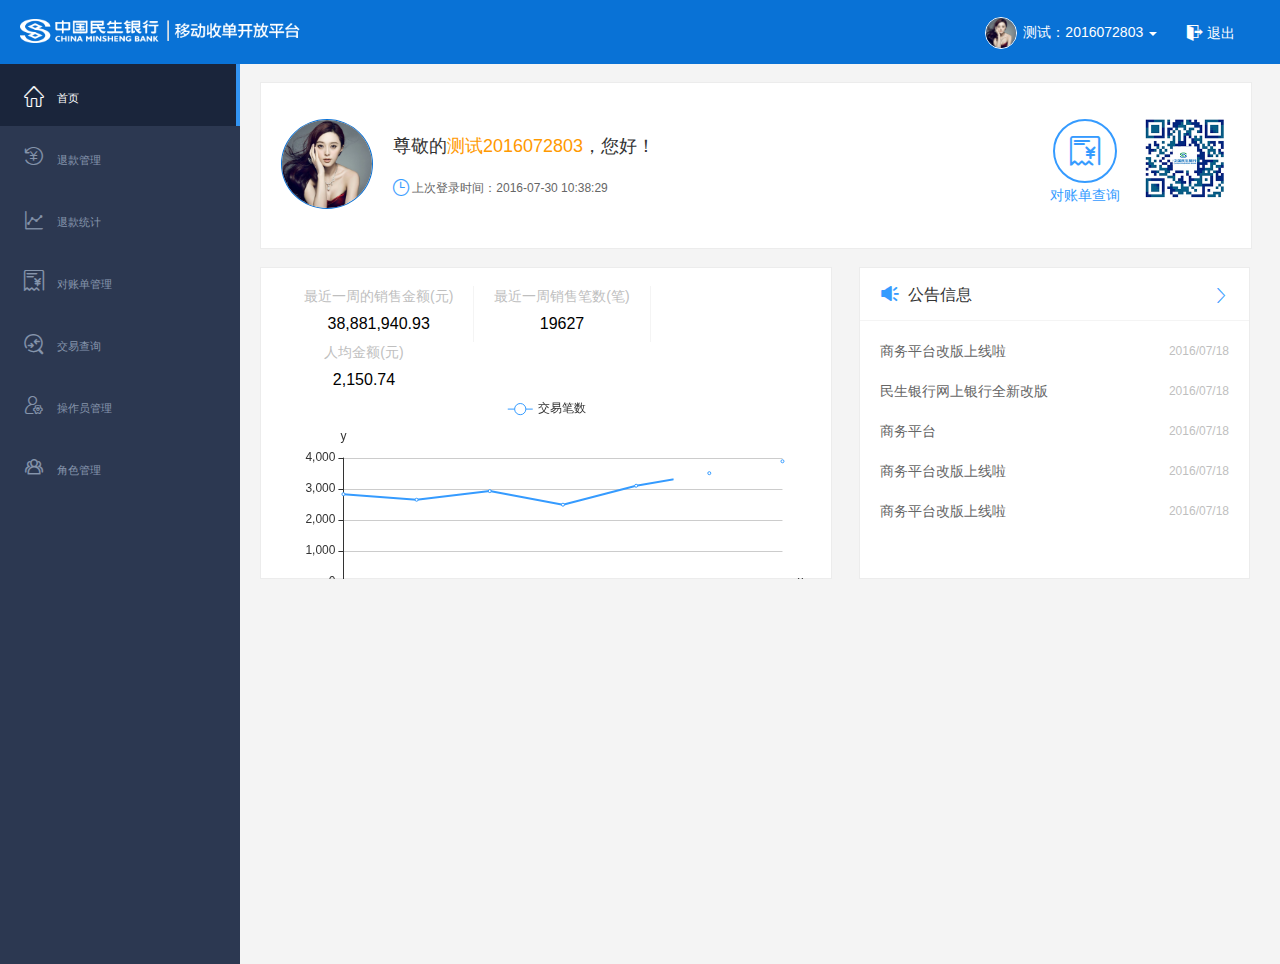
<file: openPlatform/index.html>
<!DOCTYPE html>
<html lang="en">
	<head>
		<meta charset="utf-8" />
		<meta http-equiv="X-UA-Compatible" content="IE=Edge">
    		<meta name="viewport" content="width=device-width, initial-scale=1.0">
		<title>民生移动开放平台</title>
    		<link rel="stylesheet" href="css/bootstrap.css" >
    		<link rel="stylesheet" href="css/bootstrap-responsive.css" >
   	 	<link rel="stylesheet" href="css/iconfont.css" >
   	 	<link rel="stylesheet" href="css/styles.css">
		<!-- HTML5 shim and Respond.js for IE8 support of HTML5 elements and media queries -->
	    <!-- WARNING: Respond.js doesn't work if you view the page via file:// -->
	    <!--[if lt IE 9]>
	      <script src="http://cdn.bootcss.com/html5shiv/3.7.2/html5shiv.min.js"></script>
	      <script src="http://cdn.bootcss.com/respond.js/1.4.2/respond.min.js"></script>
	    <![endif]-->
	</head>
	<body>
		<div class="navbar navbar-inverse navbar-static-top nav-style">
			<div class="navbar-inner navbar-header">
				<button type="button" class="btn btn-navbar" data-toggle="collapse" data-target="#navbar-collapse">
				    <span class="icon-bar"></span>
				    <span class="icon-bar"></span>
				    <span class="icon-bar"></span>
			    </button>
				<a class="brand logo-padd" href="#"><img src="img/logo.png" width="280"></a>
				<div class="nav-collapse collapse" id="navbar-collapse">
					<ul class="nav">
						<li class="dropdown">
							<a class="dropdown-toggle username" data-toggle="dropdown" href="#">
								<i class="headimg"><img src="img/touxiang.jpg" width="80"></i>
								<span>测试：2016072803</span>
								<b class="caret"></b>
							</a>
							<ul class="dropdown-menu dropdown-style">
								<li><a href="#">修改密码</a></li>
								<li><a href="#find-password"  data-toggle="tab">找回密码</a></li>
							</ul>
						</li>
						<li>
							<a class="logout" href="#">
								<i class="iconfont">&#xe607;</i>
								<span>退出</span>
							</a>
						</li>
					</ul>
				</div>
			</div>
		</div>
		<div class="sidebar-style">
			<ul class="sidebar-menu" style="margin-top: 64px;" >
			    <li class="active">
				    <a href="#index" class="nav nav-list nav-header menu-first collapse"  data-toggle="tab">
				   	 	<i class="iconfont">&#xe608;</i>
				   	 	首页
				    </a>
			    </li>
			    <li>
				    <a href="#refund-manage" class="nav nav-list nav-header menu-first collapse"  data-toggle="tab">
				   	 	<i class="iconfont">&#xe603;</i>
				   	 	退款管理
				    </a>
			    </li>
			    <li>
				    <a href="#refund-statistics" class="nav-header menu-first collapse" data-toggle="tab">
					    <i class="iconfont">&#xe600;</i>
					   	退款统计
				    </a>
			    </li>
			    <li>
				    <a href="#account" class="nav-header menu-first collapse" data-toggle="tab">
				   	 	<i class="iconfont">&#xe606;</i>
				   	 	对账单管理
				    </a>
			    </li>
			    <li>
				    <a href="#deal" class="nav-header menu-first collapse " data-toggle="tab">
				        <i class="iconfont">&#xe601;</i>
				   	     交易查询
				    </a>
			    </li>
			    <li>
				    <a href="#operater" class="nav-header menu-first collapse" data-toggle="tab">
				   	 	<span class="iconfont">&#xe605;</span>
				   	 	操作员管理
				    </a>
			    </li>
			    <li>
				    <a href="#role" class="nav-header menu-first collapse" data-toggle="tab">
				   	 	<span class="iconfont">&#xe602;</span>
				   	 	角色管理
				    </a>
			    </li>
			    <li>
			</ul>
		</div>
		<div class="right-content">
			<div class="container-fluid">
				<div class="row-fluid">
					<div class="span12">
						<div class="tab-content">
							<div class="tab-pane active" id="index">
								<div class="login-info">
									<div class="login-img">
										<img src="img/touxiang.jpg">
									</div>
						            <div class="login-message">
							            	<h1>尊敬的<span class="fontc">测试2016072803</span>，您好！</h1>
							            	<p>
							            		<i class="iconfont colorb">&#xe60d;</i>
							            		<span class="color666">上次登录时间：2016-07-30 10:38:29</span>
							            	</p>
						            </div>
						            <div class="loginfo-right">
							            <div class="code-img">
							            		<img src="img/erweima_03.png" class="width60">
							            </div>
							            <div class="r-img">
								            	<div class="Query-img iconfont iconfont-r">&#xe606;</div>
								            	<a class="Query-text">对账单查询</a>
							            </div>
						            </div>
								</div>
						        <div class="login-content">
							        	<div class="c-table">
							        		<div class="table-title">
							        			<div class="table-t">
							        				<p class="tab-list">最近一周的销售金额(元)</p>
							        			    <p class="figure">38,881,940.93</p>
							        			</div>
							        			<div class="table-t">
							        				<p class="tab-list">最近一周销售笔数(笔)</p>
							        			    <p class="figure">19627</p>
							        			</div>
							        			<div class="table-t borderno">
							        				<p class="tab-list">人均金额(元)</p>
							        			    <p class="figure">2,150.74</p>
							        			</div>
							        		</div>
							        		<div class="chart-box">
							        			<div id="chart04" class="chart01_sty" style="width: 100%; height: 100%; "></div>
							        		</div>
							        	</div>
								    <div class="c-notice">
								    	<div class="n-title">
								    		<i class="iconfont t-icon">&#xe609;</i>
								    		<span class="t-title">公告信息</span>
								    		<i class="iconfont t-icon floatr paddingr20">&#xe60c;</i>
								    	</div>
								    	<div class="n-contest">
								    		<p class="lineh30"><a>商务平台改版上线啦</a><span class="floatr">2016/07/18</span></p>
								    	    <p class="lineh30"><a>民生银行网上银行全新改版</a><span class="floatr">2016/07/18</span></p>
								    	    <p class="lineh30"><a>商务平台</a><span class="floatr">2016/07/18</span></p>
								    	    <p class="lineh30"><a>商务平台改版上线啦</a><span class="floatr">2016/07/18</span></p>
								    	    <p class="lineh30"><a>商务平台改版上线啦</a><span class="floatr">2016/07/18</span></p>
								    	</div>
								    	
								    </div>
								</div>
							</div>
							<div class="tab-pane" id="refund-manage">
								<input />
							</div>
							<div class="tab-pane" id="refund-statistics">
								ddd
							</div>
							<div class="tab-pane" id="operater"> <!--操作员管理-->
								 <!--新增操作员-->
								<div class="res-title">
										<h3 class="pull-left">新增操作员</h3>
								</div>
								<div class="pagebg">
									<div class="margin_l25 margin_t20">
										<h4><i class="iconfont fonts20 colorb paddingl10">&#xe615;</i> 基本信息</h4>
										<hr/>
									</div>
									<div class="form-inline m-massage">
										<div >
										<div class="margin_l36 dis_in_blo">
											<span class="c_red">*</span>
										    <span class="margin_r7">登录名</span>
										    <input type="text" class="login-input">
										    <p class="c_red position_xia">请输入登录名</p>
										</div>
										<div class="dis_in_blo margin_l43">
										<span class="c_red">*</span>
										<span class="margin_r7">姓名</span>
										<input type="text" class="login-input">
										</div>
									</div>
									<div class="margin_t36 margin_l19 margin_b24">
										<span class="c_red">*</span>
										<span class="margin_r7">手机号码</span>
										<input type="text" class="login-input">
									</div>
			                        </div>
			                       </div>
								<div class="pagebg">
									<div class="margin_l25 margin_t20">
										<h4><i class="iconfont fonts20 colorb paddingl10">&#xe616;</i>权限信息</h4>
										<hr/>
										<div class="clearfix margin_b20">
											<div class="margin_t9 margin_l36 dis_in_blo float_left">
												<div class="float_left">
												<p class="margin_r7 margin_t9"><span class="c_red">*</span>用户角色</p>
												</div>
												<div class="float_left user-role">
													<div class="margin_l3 margin_t9 ">测试2016072803
													<i class="iconfont fonts20 paddingl10 floatr">&#xe616;</i>
													</div>
													<div class="margin_l3 margin_t9 ">测试2016072803
													<i class="iconfont fonts20 paddingl10 floatr">&#xe616;</i>
													</div>
												</div>
											</div>
										
											<div class="dis_in_blo margin_l43 margin_t18 float_left">
												<p class="margin_r7 margin_t9 float_left"><span class="c_red">*</span>选择</p>
												<select>
													<option>--请选择--</option>
													<option>1</option>
													<option>2</option>
												</select>
											</div>
										</div>
									</div>
								</div>
								<div class="login-content mobile-contest height_auto">
							        		<table class="t-table">
								        		<thead class="bgcolor-grey lineh58">
								        			<td class="paddingrl10"><input type="checkbox"></input></td>
								        			<th>角色编号</th>
								        			<th>角色名称</th>
								        			<th>角色说明</th>
								        		</thead>
								        		<tbody>
								        			<tr class="lineh58">
								        				<td class="paddingrl10"><input type="checkbox"></input></td>
								        				<td>201608080001</td>
								        				<td>测试2016072803</td>
								        				<td>201608001</td>
								        			</tr>
									</tbody>
								</table>
								</div>
								<div class="margin_b24 margin_t18">
									<div class="btn-qq">
			                        <button class="btn-quary">提交</button>
			                        <button class="btn-quary margin_l25">返回</button>
			                        </div>
								</div>
								
							</div>
							<div class="tab-pane min_width_894" id="find-password"> <!--找回密码-->
								<div class="res-title">
										<h3 class="pull-left">找回密码</h3>
								</div>
								<div class="pagebg text-center">
									<div class="dis_in_blo">
									<div class="d1 margin_t22">
										<i class="iconfont">&#xe613;</i>
										<input type="text" class="input_find" placeholder="用户名">
									</div>
									<div class="d1 margin_t7">
										<i class="iconfont">&#xe617;</i>
										<input type="text" class="input_find" placeholder="登录名">
									</div>
									<div class="margin_t7 clearfix">
										<div class="d2 float_left">
											<i class="iconfont position_shoujihao">&#xe618;</i>
											<input type="text" class="position_i3 input_findd" placeholder="手机号">
										</div>
										<div class="float_left margin_l18">
										 <button class="btn-send">发送验证码</button>
										 </div>
									 </div>
									<div class="d1 margin_t7">
										<i class="iconfont">&#xe619;</i>
										<input type="text" class="input_find" placeholder="手机验证码">
									</div >
									 <div class="btn-q">
			                            		<button class="btn-quary margin_b20">提交</button>
			                            </div>
								</div>
									</div>
								
								
							</div>
							<div class="tab-pane min_width_894" id="deal"> <!--交易查询开始-->
								<!--<div class="deal-select"  hidden="hidden">
									<div class="res-title">
										<h3 class="pull-left">交易查询</h3>
									</div>
							        <div class="res-content">
			                            <p class="res-main"><span><i class="iconfont paddingr10 t-icon ">&#xe60e;</i></span >请选择产品分类</p>
			                            <div class="res-line"></div>
			                            <div class="res-icon">
			                            	<div class="ricon margin_r30 bordercg">
			                            		<div class="triangle-m"></div>
			                            		<img src="img/mobile_03.png" class="bg-icon">
			                            		<p class="bg-colorg">移动支付</p>
			                            		<i class="iconfont icon-s">&#xe60f;</i>
			                            	</div>
			                            	<div class="ricon bordercb">
			                            		<div class="triangle-c"></div>
			                            		<img src="img/quare_05.png" class="bg-icon">
			                            		<p class="bg-colorb">刷卡支付</p>
			                            		<i class="iconfont icon-s">&#xe60f;</i>
			                            	</div>
			                            </div>
									</div>
									<button class="btn-nstep">下一步</button>
								</div>-->
								<div class="deal-check ">
									<div class="res-title">
										<h3 class="pull-left">移动支付交易查询</h3>
										<a class="dl-font margin_t20">实时对账单下载<i class="iconfont fonts20 colorb paddingl10">&#xe60b;</i></a>
									</div>
									<div class="login-info height140 width_100">
										<div class="form-inline m-massage">
			                                <div class="form-group in-text margin_r30">
			                                    <label class="form-label">商户订单号</label>
			                        		    		<input type="text" class="form-control login-input">
			                                </div>
			                                <div class="form-group in-text margin_r30">
			                                    <label class="form-label">开始日期</label>
			                       		        <input type="text" class="login-input">
			                       		        <!--<i class="iconfont f-icon">&#xe611;</i>-->
			                                </div>
			                                <div class="form-group in-text">
			                                    <label class="form-label">结束日期</label>
			                       		        <input type="text" class="login-input">
			                       		        <!--<i class="iconfont">&#xe611;</i>-->
			                                </div>
			                            </div>
			                            <div class="btn-q">
			                            		<button class="btn-quary">查询</button>
			                            </div>
									</div>
							        <div class="login-content mobile-contest">
							        		<table class="t-table">
								        		<thead class="bgcolor-grey lineh58">
								        			<td class="paddingrl10"><input type="checkbox"></input></td>
								        			<th>商户订单号</th>
								        			<th>银行流水号</th>
								        			<th>通道订单号</th>
								        			<th>交易类型</th>
								        			<th>交易日期</th>
								        			<th>交易时间</th>
								        			<th>交易金额(元)</th>
								        			<th>实扣手续费(元)</th>
								        			<th>支付状态</th>
								        			<th>收银员</th>
								        			<th>手机号</th>
								        			<th>支付银行</th>
								        		</thead>
								        		<tbody>
								        			<tr class="lineh58">
								        				<td class="paddingrl10"><input type="checkbox"></input></td>
								        				<td class="paddingrl10">123456</td>
								        				<td class="paddingrl10">456789</td>
								        				<td class="paddingrl10">123456</td>
								        				<td class="paddingrl10">商务型</td>
								        				<td class="paddingrl10">2016-8-10</td>
								        				<td class="paddingrl10">13：30</td>
								        				<td class="fontcs paddingrl10">10,000</td>
								        				<td class="paddingrl14">100</td>
								        				<td class="paddingrl10">已完成</td>
								        				<td>ceshi08</td>
								        				<td>13454234523</td>
								        				<td>民生银行</td>
								        			</tr>
								        			<tr class="bgcolor-lg lineh58">
								        				<td class="paddingrl10"><input type="checkbox"></input></td>
								        				<td class="paddingrl10">123456</td>
								        				<td class="paddingrl10">456789</td>
								        				<td class="paddingrl10">123456</td>
								        				<td class="paddingrl10">商务型</td>
								        				<td class="paddingrl10">2016-8-10</td>
								        				<td class="paddingrl10">13：30</td>
								        				<td class="fontcs paddingrl10">10,000</td>
								        				<td class="paddingrl14">100</td>
								        				<td class="paddingrl10">已完成</td>
								        				<td>ceshi08</td>
								        				<td>13454234523</td>
								        				<td>民生银行</td>
								        			</tr>
								        			<tr class="lineh58">
								        				<td class="paddingrl10"><input type="checkbox"></input></td>
								        				<td class="paddingrl10">123456</td>
								        				<td class="paddingrl10">456789</td>
								        				<td class="paddingrl10">123456</td>
								        				<td class="paddingrl10">商务型</td>
								        				<td class="paddingrl10">2016-8-10</td>
								        				<td class="paddingrl10">13：30</td>
								        				<td class="fontcs paddingrl10">10,000</td>
								        				<td class="paddingrl14">100</td>
								        				<td class="paddingrl10">已完成</td>
								        				<td>ceshi08</td>
								        				<td>13454234523</td>
								        				<td>民生银行</td>
								        			</tr>
								        			<tr class="bgcolor-lg lineh58">
								        				<td class="paddingrl10"><input type="checkbox"></input></td>
								        				<td class="paddingrl10">123456</td>
								        				<td class="paddingrl10">456789</td>
								        				<td class="paddingrl10">123456</td>
								        				<td class="paddingrl10">商务型</td>
								        				<td class="paddingrl10">2016-8-10</td>
								        				<td class="paddingrl10">13：30</td>
								        				<td class="fontcs paddingrl10">10,000</td>
								        				<td class="paddingrl14">100</td>
								        				<td class="paddingrl10">已完成</td>
								        				<td>ceshi08</td>
								        				<td>13454234523</td>
								        				<td>民生银行</td>
								        			</tr>
								        			<tr class="lineh58">
								        				<td class="paddingrl10"><input type="checkbox"></input></td>
								        				<td class="paddingrl10">123456</td>
								        				<td class="paddingrl10">456789</td>
								        				<td class="paddingrl10">123456</td>
								        				<td class="paddingrl10">商务型</td>
								        				<td class="paddingrl10">2016-8-10</td>
								        				<td class="paddingrl10">13：30</td>
								        				<td class="fontcs paddingrl10">10,000</td>
								        				<td class="paddingrl14">100</td>
								        				<td class="paddingrl10">已完成</td>
								        				<td>ceshi08</td>
								        				<td>13454234523</td>
								        				<td>民生银行</td>
								        			</tr>
								        		</tbody>
							        		</table>
									</div>
									<div class="res-title">
										<div class="overflowh">
											<p class="download">每页显示
												<select class="fenye marginr15">
													<option>1</option>  
										            <option>5</option>  
										            <option>10</option>
												</select>
												共有3条信息</p>
											<p class="floatr page-box">
												<span id="first-page" class="iconfont">&#xe61b;</span>
												<span id="pre-page" class="iconfont">&#xe61e;</span>
												<span class="page-num">
													第
													<select class="fenye marginr15">
														<option>1</option>  
											            <option>2</option>  
											            <option>3</option>  
											            <option>4</option>  
											            <option>5</option> 
													</select>
													页/共5页
												</span>
												<span id="next-page" class="iconfont">&#xe61f;</span>
												<span id="last-page" class="iconfont">&#xe61c;</span>
											</p>
										</div>
										<div>
											<p class="colory">操作提示：对当月的交易信息进行查询。</p>
										</div>
									</div>
								</div>
							<!--交易查询结束-->
							</div>
							
						</div>
					</div>
				</div>
			</div>
		</div>
		
		<script src="js/jquery-1.9.1.min.js"></script>
    		<script src="js/bootstrap.js"></script>
    		<script src="js/echarts.common.min.js"></script>
    		<script src="js/statiChart.js"></script>
    		<script type="text/javascript">
    			document.body.addEventListener('touchstart', function () { });  //保证手机端按钮或链接active效果
    			
    		</script>
	</body>
</html>
</file>
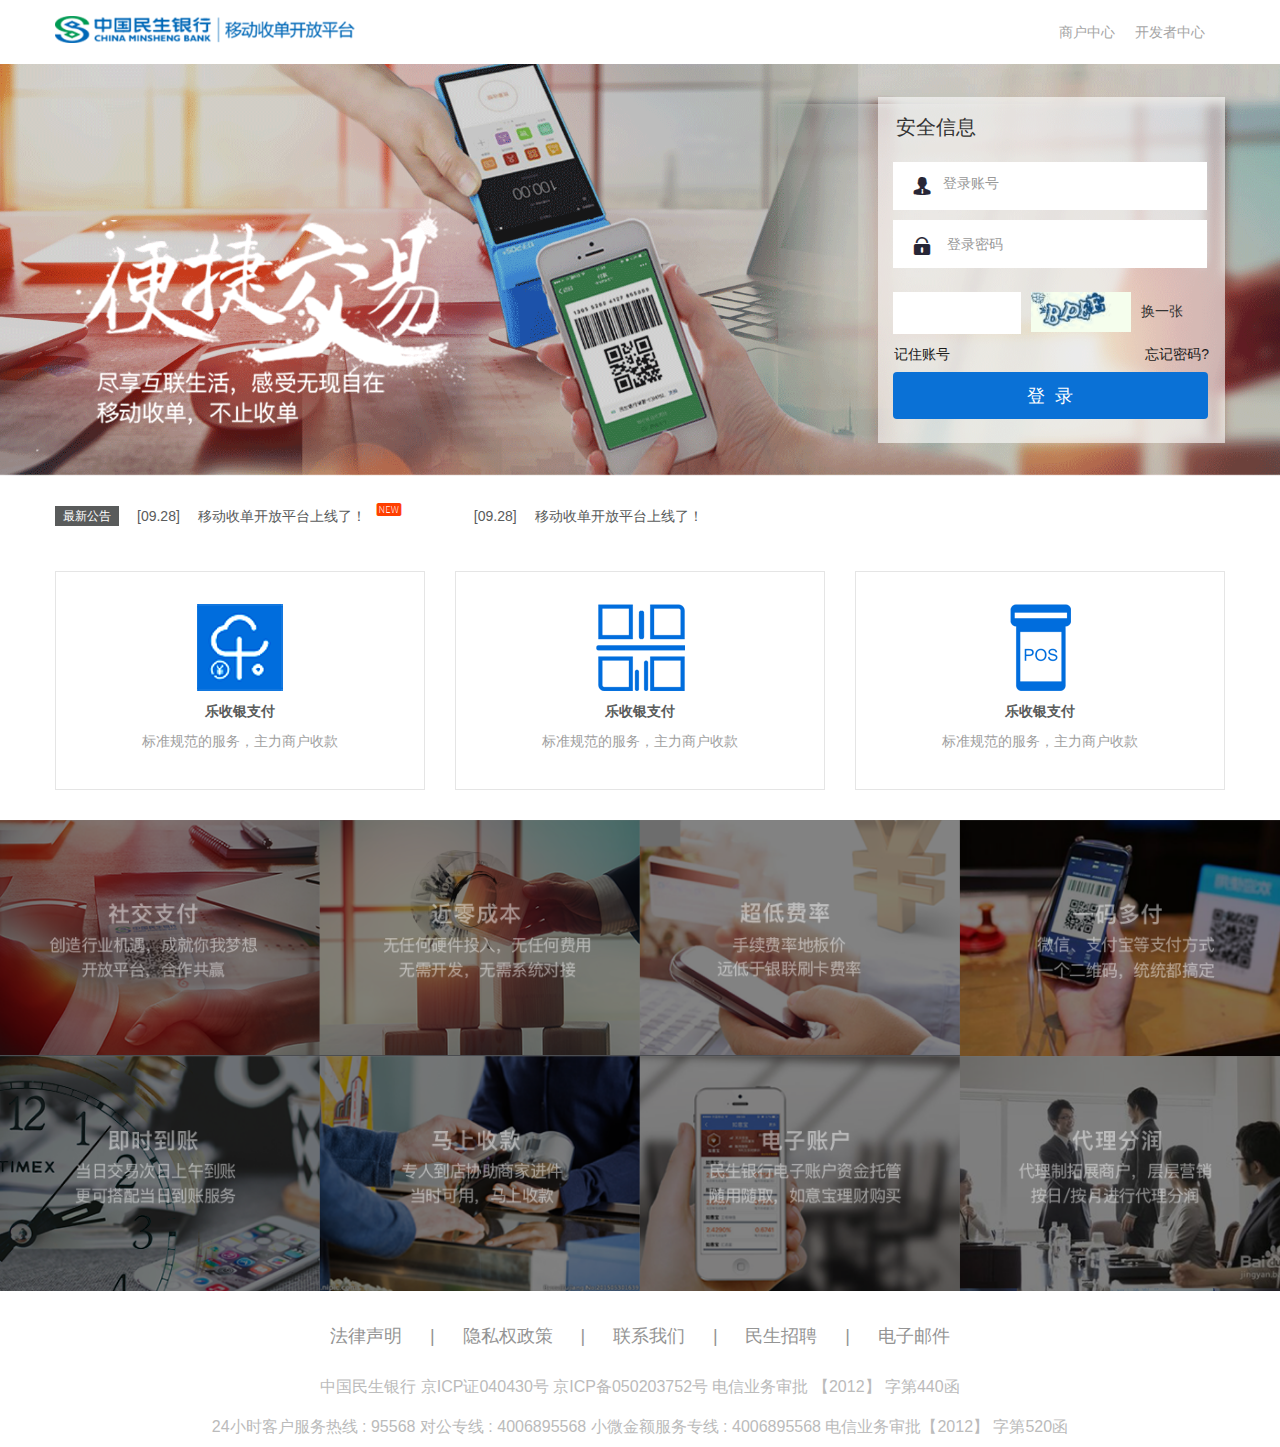
<file: openPlatform/login.html>
<!DOCTYPE html>
<html lang="en" xmlns="http://www.w3.org/1999/html">
	<head>
	    <meta charset="utf-8" />
	    <title>登录</title>
	    <meta name="viewport" content="width=device-width, initial-scale=1.0">
	    <meta http-equiv="X-UA-Compatible" content="IE=9">
	    <link rel="stylesheet" href="css/bootstrap.css" >
		<link rel="stylesheet" href="css/bootstrap-responsive.css" >
	 	<link rel="stylesheet" href="css/iconfont.css" >
	 	<link rel="stylesheet" href="css/newcss.css">
		<!-- HTML5 shim and Respond.js for IE8 support of HTML5 elements and media queries -->
	    <!-- WARNING: Respond.js doesn't work if you view the page via file:// -->
	    <!--[if lt IE 9]>
	      <script src="http://cdn.bootcss.com/html5shiv/3.7.2/html5shiv.min.js"></script>
	      <script src="http://cdn.bootcss.com/respond.js/1.4.2/respond.min.js"></script>
	    <![endif]-->
	    
	</head>	
	<body>
	<!--header-->
		<div class="navbar navbar-inverse navbar-static-top log-nav">
			<div class="navbar-inner navbar-header">
				<div class="container">
					<button type="button" class="btn btn-navbar" data-toggle="collapse" data-target="#navbar-collapse">
					    <span class="icon-bar"></span>
					    <span class="icon-bar"></span>
					    <span class="icon-bar"></span>
				    </button>
					<a class="brand logo-padd" href="#"><img src="img/minshenglogo.png" width="300"></a>
					<div class="nav-collapse collapse" id="navbar-collapse">
						<ul class="nav">
							<li class="dropdown">
								<a class="dropdown-toggle merchant" href="#">
									商户中心
								</a>
							</li>
							<li>
								<a class="developer" href="#">
									开发者中心
								</a>
							</li>
						</ul>
					</div>
				</div>
			</div>
		</div>
	    <div class="banner1">
	        <div class="container">
		        <div class="denglu">
		            <div class="user-ps">
			            <h3 class="p_l18 f_33">安全信息</h3>
			            <div class="kuang1 m_l15 m_t15">
			                <i class="iconfont user-icon">&#xe613;</i>
			                <input placeholder="登录账号">
			            </div>
			            <div class="kuang1 m_l15 m_t10">
			                <i class="iconfont user-icon">&#xe612;</i>
			                <input id="input1" type="password" placeholder="登录密码">
			            </div>
			            <div class="code-box">
				            <input class="code-input m_t10 m_l15 dis_inline_b">
				            <img style="height: 40px;width: 100px" src="img/yanzhnengma_03.png">
			                <a class="f_33 m_l10">换一张</a>
			            </div>
			            <div class="remeb-user">
			                <a class="pull-left">记住账号</a>
			                <a class="pull-right">忘记密码?</a>
			            </div>
			            <a><button class="kuang3 m_l15" >登&nbsp;&nbsp;录</button></a>
		            </div>
		            <div class="message" style="display: none;">
			            <div class="kuang2 m_t10 m_l15 dis_inline_b">
			                <input type="text">
			            </div>
			            <button class="code-btn">发送验证码</button>
		            </div>
		        </div>
	        </div>
	    </div>	
	    <div class="container" >
		    <div class=" m_t30 m_b15 f_c3" style="height: 20px;position: relative">
		        <div class="daohang1">
			        	<span class="notice-lab">最新公告</span>
			        <div id="news01" class="new01">
				        <span>[09.28]</span>
				        <span>移动收单开放平台上线了！</span>
				        <i class="iconfont new-item">&#xe614;</i>
			        </div>
			        <div id="news02" class="new01">
				        <span>[09.28]</span>
				        <span>移动收单开放平台上线了！</span>
			        </div>
		        </div>
		    </div>
	    </div>
	    <div class="container paddingtb30">
	    		<div id="pay-func" class="row">
	    			<div class="span4">
	    				<div class="pay-func">
		                <img src="img/icon1.png" >
		                <h5 class="f_c3 text-center">乐收银支付</h5>
		                <span class="f_c2 text-center">标准规范的服务，主力商户收款</span>
		            </div>
	    			</div>
	    			<div class="span4">
	    				<div class="pay-func">
		                <img src="img/icon2.png" >
		                <h5 class="f_c3 text-center">乐收银支付</h5>
		                <span class="f_c2 text-center">标准规范的服务，主力商户收款</span>
		            </div>
	    			</div>
	    			<div class="span4">
	    				<div class="pay-func">
		                <img src="img/icon3.png" >
		                <h5 class="f_c3 text-center">乐收银支付</h5>
		                <span class="f_c2 text-center">标准规范的服务，主力商户收款</span>
		            </div>
	    			</div>
	    		</div>
	    </div>
	    <div class="img-colum" style="width: 100%; overflow: hidden">
	        <img class="float_left" src="img/p01.png">
	        <img class="float_left" src="img/p02.png">
	        <img id="p03" class="float_left" src="img/p03.png">
	        <img class="float_left" src="img/p04.png">
	    </div>
	    <div class="img-colum" style="width: 100%; overflow: hidden">
	        <img class="float_left" src="img/p05.png">
	        <img class="float_left" src="img/p06.png">
	        <img id="p07" class="float_left" src="img/p07.png">
	        <img class="float_left" src="img/p08.png">
	    </div>
    
	    <div class="footer">
	        <div class="footer-link text-center ">
	            <a class="text-center f_18 " style="display: inline-block;">法律声明</a>
	            <span>|</span>
	            <a class="text-center f_18 " style="display: inline-block">隐私权政策</a>
	            <span>|</span>
	            <a class="text-center f_18" style="display: inline-block">联系我们</a>
	            <span>|</span>
	            <a class="text-center f_18" style="display: inline-block">民生招聘</a>
	            <span>|</span>
	            <a class="text-center f_18 " style="display: inline-block">电子邮件</a>
	        </div>
	        <p>中国民生银行 京ICP证040430号 京ICP备050203752号 电信业务审批 【2012】 字第440函</p>
	        <p>24小时客户服务热线 : 95568  对公专线 : 4006895568 小微金额服务专线 : 4006895568 电信业务审批【2012】 字第520函</p>
	    </div>
	    <script src="js/jquery-1.9.1.min.js"></script>
	    	<script src="js/bootstrap.js"></script>
	    	<script type="text/javascript">
			document.body.addEventListener('touchstart', function () { });  //保证手机端按钮或链接active效果
			
		</script>
	</body>
</html>
</file>
<file: openPlatform/css/iconfont.css>
@font-face {font-family: "iconfont";
  src: url('iconfont.eot?t=1471832976'); /* IE9*/
  src: url('iconfont.eot?t=1471832976#iefix') format('embedded-opentype'), /* IE6-IE8 */
  url('iconfont.woff?t=1471832976') format('woff'), /* chrome, firefox */
  url('iconfont.ttf?t=1471832976') format('truetype'), /* chrome, firefox, opera, Safari, Android, iOS 4.2+*/
  url('iconfont.svg?t=1471832976#iconfont') format('svg'); /* iOS 4.1- */
}

.iconfont {
  font-family:"iconfont" !important;
  font-size:16px;
  font-style:normal;
  -webkit-font-smoothing: antialiased;
  -webkit-text-stroke-width: 0.2px;
  -moz-osx-font-smoothing: grayscale;
}
.icon-zhuye:before { content: "\e600"; }
.icon-dingdanshouyi:before { content: "\e601"; }
</file>
<file: openPlatform/css/styles.css>
/* ------------------------------------------
  全局样式
--------------------------------------------- */
@font-face {font-family: 'iconfont';

    src: url('../fonts/iconfont.eot'); /* IE9*/

    src: url('../fonts/iconfont.eot?#iefix') format('embedded-opentype'), /* IE6-IE8 */

    url('../fonts/iconfont.woff') format('woff'), /* chrome、firefox */

    url('../fonts/iconfont.ttf') format('truetype'), /* chrome、firefox、opera、Safari, Android, iOS 4.2+*/

    url('../fonts/iconfont.svg#iconfont') format('svg'); /* iOS 4.1- */
}
html{
	height: 100%;
}
body{
	background-color: #2c3851;
	height: 100%;
}
input,button,select,textarea{
	outline:none;
}
ul,li{
	list-style: none;
}
.displayb{
	display: block;
}
.positionr{
	position: relative;
}
.overflowh{
	overflow: hidden;
}
.navbar-inverse .navbar-inner{          /*清除导航背景默认样式*/
	background-color: transparent;
	background-image: none;
	border: none;
	box-shadow: none;
	filter:progid:DXImageTransform.Microsoft.gradient(startColorstr='#dd0170e3', endColorstr='#dd0170e3', GradientType=0);
}
.nav-style{
	height: 64px;
	background-color: #0972d6;
	background-image: none;
	position: relative;
	z-index: 1;
}
.navbar-inverse .logo-padd{
	padding-top: 19px;
	float: left;
}
.username{
	line-height: 64px;
	color: #fff;
	padding-left: 10px;
	padding-right: 10px;
}
.headimg{
	width: 30px;
	height: 30px;
	border: 1px solid #fff;
	border-radius: 50%;
	overflow: hidden;
	display: block;
	float: left;
	margin-top: 7px;
	margin-right: 6px;
}
.headimg img{
	text-align: center;
	display: block;
	float: left;
}
.nav-style .nav{
	float: right;
}
.navbar .nav > li > .username,.navbar .nav > li > .logout{
	line-height: 44px;
	color: #fff;
	text-shadow: none;
}
.navbar .nav li.dropdown > .dropdown-toggle .caret,  /*下拉三角颜色*/
.navbar .nav li.dropdown > .dropdown-toggle .caret:hover,
.navbar .nav li.dropdown.open > .dropdown-toggle .caret, 
.navbar .nav li.dropdown.active > .dropdown-toggle .caret, 
.navbar .nav li.dropdown.open.active > .dropdown-toggle .caret{
	border-top-color: #fff;
	border-bottom-color: #fff;
	margin-top: 22px;
}
.navbar .nav li.dropdown > a:hover .caret, /*鼠标滑过导航时下拉三角的颜色*/
.navbar .nav li.dropdown > a:focus .caret{
	border-top-color: #fff;
	border-bottom-color: #fff;
}
.navbar .nav > li > a:hover,  /*鼠标滑过导航时字体及背景颜色*/
.navbar .nav > li > a:active{  /*移动端点击导航时字体及背景颜色*/
	color: #fff;
	background-color: #0661bb;
}
.navbar .nav > li > a:focus{
	color: #fff;
}
.navbar .nav li.dropdown.open > .dropdown-toggle, 
.navbar .nav li.dropdown.active > .dropdown-toggle, 
.navbar .nav li.dropdown.open.active > .dropdown-toggle{
	color: #fff;
	background-color: #0661bb;
}
.dropdown-style{          /*下拉菜单背景色及大小*/
	background-color: transparent;
	background-color: #0972d6;
	filter:progid:DXImageTransform.Microsoft.gradient(startColorstr='#ff0972d6', endColorstr='#ff0972d6', GradientType=0);
	border-radius: 0;
	border: none;
	margin: -1px 0 0;
	width: 201px;
	overflow: hidden;
}
.dropdown-style li a{      /*下拉菜单（二级）文字颜色*/
	color: #fff;
	padding: 8px 20px;
	height: 30px;
	line-height: 30px;
}
.nav .dropdown-style li a:hover{      /*鼠标滑过下拉菜单（二级）文字及背景颜色*/
	color: #fff;
	background-color: #0661bb;
	filter:progid:DXImageTransform.Microsoft.gradient(startColorstr='#ff0661bb', endColorstr='#ff0661bb', GradientType=0);
	background-image: none;
	text-decoration: none;
}
.navbar .nav > li > .dropdown-menu:after{      /*去除下拉菜单的小三角，ie不支持after*/
	display: none;
}
.sidebar-style{
	background-color: #2c3851;
	position: absolute;
	top: 0;
	/*left: 0;*/
	height: 100%;
	width: 240px;
}
.sidebar-style ul{
	margin-left: 0;
}
.menu-first{
	height: 56px;
	line-height: 56px;
	color: #8695ac;
	text-shadow: none;
	padding-left: 24px;
	font-weight: normal;
}
.menu-first .iconfont{
	margin-right: 10px;
	font-size: 20px;
	text-shadow: none;
}
.menu-first:hover{
	background-color: #1a253b;
	border-right:4px solid #3294f3;
	text-decoration: none;
	color: #fff;
}
.nav-style .btn-navbar,
.nav-style .btn-navbar:hover,
.nav-style .btn-navbar:focus{
	background-color: #0050a2;
	background-image: none;
	margin-top:18px
}
.sidebar-menu .active a{
	background-color: #1a253b;
	border-right:4px solid #3294f3;
	text-decoration: none;
	color: #fff;
}
.login-info{
	width: 99%;
	min-width: 520px;
	height: 165px;
	background-color: #fff;
	border: 1px solid #ececec;
	margin-top: 17px;
}
.right-content{
	position: relative;
	width: auto;
	margin-left: 240px;
	min-height: 100%;
	background-color: #f4f4f4;
	/*margin-top: -64px;*/
	top: 0;
}
/*----index----*/
.login-content{
	width: 100%;
	margin-top: 18px;
	overflow: hidden;
}
.c-notice{
	float: right;
	width: 37%;
	margin-right: 1%;
	min-width: 389px;
	height: 310px;
	background-color: #fff;
	border: 1px solid #ececec;
}
.login-img{
	width: 90px;
	height: 88px;
	border: 1px solid #0a71d6;
	border-radius: 50%;
	overflow: hidden;
	display: block;
	float: left;
	margin-top: 36px;
	margin-right: 20px;
	margin-left: 20px;
}
.login-img img{
	text-align: center;
	display: block;
	float: left;
}
.login-message{
	margin-top: 33px;
	width: 350px;
	float: left;
}
.login-message h1{
	font-weight: normal;
	font-size: 18px;
}
.login-message .fontc{
	font-size: 18px;
}
.login-message p{
	font-size: 12px;
}
.color666{
	color: #666;
}
.loginfo-right{
	float: right;
}
.code-img{
	float: right;
	width: 80px;
	padding-top: 36px;
	padding-right: 26px;
	padding-left: 10px;
}
.fontc{
	color: #ff9900;
}
.fonts24{
	font-size: 24px;
}
.fonts18{
	font-size: 18px;
}
.colorb{
	color: #359bff;
}
.width60{
	width: 80px;
}
.c-table{
	float: left;
	width: 60%;
	min-width: 520px;
	height: 310px;
	background-color: #fff;
	border: 1px solid #ececec;
}
.table-title{
	width: 524px;
	margin-top: 18px;
	margin-left: auto;
	margin-right: auto;
	overflow: hidden;
}
.table-t{
	float: left;
	/*margin-right: 20px;*/
	padding-left: 20px;
	padding-right: 20px;
	border-right: 1px solid #f4f4f4;
}
.tab-list{
	color: #bfbfbf;
	text-align: center;
}
.figure{
	font-size: 16px;
	color: #000000;
	margin-left: auto;
	margin-right: auto;
	width: 120px;
	line-height: 16px;
	text-align: center;
}
.borderno{
	border: none;
}
.r-img{
	width:100px;
	height: 100px;
	padding-left: 10px;
	padding-top: 36px;
	float: right;
}
.Query-img{
	width: 60px;
	height: 60px;
	line-height: 60px;
	border: 2px solid #359bff;
	border-radius: 50%;
	overflow: hidden;
	display: block;
	margin-right: auto;
	margin-left: auto;
	color: #359bff;
}
.iconfont-r{
	font-size: 30px;
	text-align: center;
	display: block;
	line-height: 60px;
	/*float: left;*/
}
.Query-text{
	width: 100px;
	margin-top: 2px;
	/*padding-left: 15px;*/
	color: #359bff;
	clear: both;
	float: left;
	text-align: center;
}
.Query-text:hover{
	color: #359bff;
	cursor: pointer;
}
.n-title{
	height: 52px;
	border-bottom: 1px solid #f4f4f4;
	line-height: 52px;
}
.t-icon{
	font-size: 16px;
	color: #359bff;
	padding-left: 20px;
	
}
.t-title{
	font-size: 16px;
	padding-left: 4px;
}
.floatr{
	float: right;
}
.n-contest{
	padding-right: 20px;
	padding-left: 20px;
	padding-top: 15px;
}
.n-contest a{
	color: #666;
	cursor: pointer;
}
.n-contest a:hover{
	color: #359bff;
	text-decoration: none;
}
.n-contest span{
	color: #bfbfbf;
	font-size: 12px;
}
.paddingr20{
	padding-right: 20px;
}
.lineh30{
	line-height: 30px;
}
.chart-box{
	width: 90%;
	height: 210px;
	margin-left: auto;
	margin-right: auto;
	position: static;
}

@media (min-width: 1400px) {
	.table-title{
		width: 568px;
	}
}
@media (min-width: 1800px) {
	.table-title{
		width: 612px;
	}
}
@media (max-width:1306px){
	.c-table{
		width: 59%;
	}
	.c-notice{
		width: 37%;
	}
}
@media (max-width:1280px){
	.c-table{
		width: 57%;
	}
	.c-notice{
		width: 36%;
	}
}
@media (max-width:1237px){
	.c-table{
		width: 56%;
	}
	.c-notice{
		width: 34%;
	}
}
@media (max-width: 1228px) {
	.c-table{
		width: 99%;
	}
	.c-notice{
		clear: both;
		width: 99%;
		float: left;
		margin-top: 18px;
	}
}
@media (max-width: 1010px){
	.right-content{
		margin-left: 170px;
	}
	.sidebar-style{
		width: 170px;
	}
	.login-message{
		width: 316px;
	}
	.login-message h1{
		font-size: 20px;
	}
	.login-message .fontc{
		font-size: 20px;
	}
	.login-message p{
		font-size: 14px;
	}
}
@media (max-width: 979px) {
	.nav-collapse .nav{
		position: relative;
		background-color: #0a71d6;
		width: 231px;
		margin-top: 11px;
	}
	.navbar-inverse .nav-collapse .nav > li > a, /*下拉导航字体颜色*/
	.navbar-inverse .nav-collapse .dropdown-menu a{
		color: #fff;
	}
	.navbar-inverse .nav-collapse .nav > li > a:hover, /*下拉导航字体颜色*/
	.navbar-inverse .nav-collapse .dropdown-menu a:hover{
		color: #fff;
		background-color: #0661bb;
	}
	.navbar-inverse .nav-collapse .nav > li > a:focus, /*下拉导航字体颜色*/
	.navbar-inverse .nav-collapse .dropdown-menu a:focus{
		color: #fff;
		background-color: #0a71d6;
	}
	.tab-content{
		margin-top: 10px;
	}
}
@media (max-width: 920px){
	.loginfo-right{
		clear: both;
		float: left;
		margin-left: 134px;
	}
	.login-info{
		height: 280px;
	}
}
@media (max-width: 768px){
	.tab-content{
		margin-top: 8px;
	}
}
@media (max-width: 767px){
	.navbar-fixed-top, .navbar-fixed-bottom, .navbar-static-top{
		margin-right: 0;
	}
	.login-content{
		overflow: visible;
	}
	.c-notice{
		min-width: 520px;
	}
}
@media (max-width: 583px){
	.right-content{
		margin-left: 56px;
	}
	.sidebar-style{
		width: 56px;
	}
	.menu-first{
		padding-left: 18px;
	}
}
/*----交易查询方式选择----*/
.res-title{
	width: 99%;
	height: 45px;
	background-color: #f4f4f4;
	margin-top: 10px;
	/*overflow: hidden;*/
}
.res-title h3{
	font-size: 20px;
	font-weight: normal;
}
.fonts20{
	font-size: 20px;
}
.res-main{
	padding-top: 18px;
	padding-left: 10px;
	padding-bottom: 18px;
	margin: 0;
	font-size: 18px;
	/*border-bottom: 1px solid #dcdcdc;*/
}
.res-line{
	width: 98%;
	height: 1px;
	background-color: #dcdcdc;
	float: right;
}
.res-content{
	width: 99%;
	height: 380px;
	background-color: #fff;
	border: 1px solid #ececec;
	margin-top: 17px;
}
.res-icon{
	width: 258px;
	margin-top: 90px;
	margin-left: auto;
	margin-right: auto;
	overflow: hidden;
}
.ricon{
	position: relative;
	width: 110px;
	height: 110px;
	float: left;
	border-radius: 5px;
	text-align: center;
	overflow: hidden;
	cursor: pointer;
}
.ricon p{
	color: #FFFFFF;
	margin-top: 76px;
	padding-top: 5px;
	height: 39px;
}
.bg-colorb{
	background-color:#006dba;
}
.bg-colorg{
	background-color: #5fbd20;
}
.bordercg{
	border: 1px solid #5fbd20;
}
.bordercb{
	border: 1px solid #006dba;
} 
.triangle-m{
	cursor: pointer;
	position: absolute;
	right: 0px;
	border-width: 30px 0px 0px 30px;
	border-color: #ff8226 transparent;
	border-style: solid;
}
.triangle-c{
	cursor: pointer;
	position: absolute;
	right: 0px;
	border-width: 30px 0px 0px 30px;
	border-color: #d7d7d7 transparent;
	border-style: solid;
}
.icon-s{
	position: absolute;
	top: 1px;
	right: 5px;
	font-size: 20px;
	color: #FFFFFF;
	cursor: pointer;
}
.bg-icon{
	width: 50px;
	position: absolute;
	right: 50%;
	margin-right: -25px;
	margin-top: 16px;
}
.paddingr10{
	padding-right: 6px;
}
.btn-nstep{
	width: 173px;
	height: 40px;
	border: none;
	box-shadow: none;
	text-align: center;
	margin-left: auto;
	margin-right: auto;
	background-color: #0a71d6;
	color: #FFFFFF;
	margin-top: 23px;
	display: block;
	border-radius: 4px;
}
/*----移动支付----*/
.res-contest{
	width: 100%;
	height: 165px;
	background-color: #fff;
	border: 1px solid #ececec;
	margin-top: 17px;
}
.download{
	display: inline-block;
	float: left;
}
.dl-font{
	font-size: 12px;
	float: right;
	color: #666;
}
.dl-font:hover{
	color: #359bff;
	text-decoration: none;
	cursor: pointer;
}
.mobile-contest{
	background-color: #FFFFFF;
	height: 360px;
	border: 1px solid #ececec;
	width: 99%;
}
.height140{
	height: 140px;
}
.colory{
	color: #ff8226;
}
.bgcolor-grey{
	background-color: #eaeaea;
}
.bgcolor-lg{
	background-color: #f8f8f8;
}
.t-table{
	width: 100%;
	font-size:12px ;
	text-align: center;
}
.lineh58{
	line-height: 58px;
}
.color-rg{
	color: #c1c1c1;
}
.paddingl10{
	padding-left: 10px;
}
.btn-quary{
	width: 114px;
	height: 32px;
	border-radius: 5px;
	border: none;
	margin-top: 23px;
	text-align: center;
	background-color:#0a71d6; 
	color: #FFFFFF;
	
}
.btn-q{
	width: 120px;
	margin-left: auto;
	margin-right: auto;
	margin-top: 12px;
}
.in-text{
	display: inline-block;
}
.form-inline .login-input{
	border-radius: 5px;
	width: 180px;
	height: 24px;
	position: relative;
	background: url(../img/date_03.png) center right 10px no-repeat;
	/*background: url(../fonts/iconfont.svg) center right no-repeat;*/
}
.f-icon{
	position: absolute;
	right: -30px;
}
.m-massage{
	height: ;
	margin-left: auto;
	margin-right: auto;
	padding-top: 22px;
	padding-left: 38px;
}
.paddingrl10{
	padding-left: 10px;
	padding-right: 10px;
}
.paddingrl14{
	padding-left: 26px;
	padding-right: 18px;
}
.fontcs{
	color: #ff8226;
	font-size: 16px;
}
.margin_r30{
	margin-right:30px ;
}
.width_100{
	width: 99%;
}
.float_left{
	float: left;
}
.fenye{
	width: 40px;
	height: 20px;
	margin-bottom: 0;
}
.height_45{
	height: 45px;
}
.margin_t20{
	margin-top:20px;
}
.min_width_894{
	min-width: 894px;
	
}
.page-num{
	padding-left: 10px;
	padding-right: 10px;
}
#first-page,#pre-page{
	color: #dde2e7;
}
/*找回密码*/
.d1{
	height: 35px;
	width: 255px;
	border: 1px solid #e0e1e1;
}
.d2{
	height: 33px;
	width: 136px;
	border: 1px solid #e0e1e1;
	position: relative;
}
.zhengti{
	background-color: white;
	height: auto;
	width: auto;
	position: relative;
}
.position_b1{
	position: absolute;
	left: 144px;
	top: 108px;
}
.position_i3{
	position: absolute;
	left: 43px;
	top: 0px;
}
.position_shoujihao{
	position: absolute;
	left:23px;
	top:6px;
	}
.border_no{
	border:none;
}
.margin_0{
	margin: 23px auto;
}
.margin_l291{
	margin-left: 291px;
}
.margin_l332{
	margin-left: 332px;
}
.margin_r270{
	margin-right: 270px;
}
.margin_r313{
	margin-right: 313px;
}
.btn-send{
	width: 100px;
	height: 32px;
	border-radius: 5px;
	border: none;
	text-align: center;
	background-color:#0a71d6; 
	color: #FFFFFF;
}
.input_find{
	border: none;
	outline: none;
	height: 26px !important;
	width: 180px !important;
}
.input_findd{
	border: none;
	outline: none;
	height: 24px !important;
	width: 57px !important;
}
/*x新增操作员管理*/
.vertical_middle{
	vertical-align: middle;
}
.padding_t18{
	padding-top: 18px;
}
.margin_t7{
	margin-top: 7px;
}
.margin_t9{
	margin-top: 9px;
}
.margin_t18{
	margin-top: 18px;
}
.margin_t25{
	margin-top: 25px;
}
.margin_t22{
	margin-top: 22px;
}
.margin_t36{
	margin-top: 36px;
}
.margin_b9{
	margin-bottom: 9px;
}
.margin_b15{
	margin-bottom: 15px;
}
.margin_b20{
	margin-bottom: 20px;
}
.margin_b24{
	margin-bottom: 24px;
}
.margin_l3{
	margin-left: 3px;
}
.margin_l6{
	margin-left: 6px;
}
.margin_l9{
	margin-left: 9px;
}
.margin_l18{
	margin-left: 18px;
	position: relative;
}
.margin_l19{
	margin-left: 19px;
}
.margin_l25{
	margin-left: 25px;
}
.margin_l33{
	margin-left: 33px;
}
.margin_l36{
	margin-left: 36px;
}
.margin_l43{
	margin-left: 43px;
}
.margin_l61{
	margin-left: 61px;
}
.margin_l153{
	margin-left: 153px;
}
.margin_l163{
	margin-left: 163px;
}
.margin_l89{
	margin-left: 89px;
}

.margin_l217{
	margin-left: 217px;
}
.margin_l349{
	margin-left: 349px;
}
.margin_r3{
	margin-right: 3px;
	margin-top: 10px;
}
.margin_r7{
	margin-right: 7px;
}
.margin_r9{
	margin-right: 9px;
	margin-top: 10px;
}
.padding_r249{
	padding-right: 249px;
}
.c_red{
	color: red;
}
.c_orange{
	color: #fe8a34;
}
.c_blue{
	color: #7bbeff;
}
.b_blue{
	border: 1px solid blue;
}
.bor_blue{
	border: 1px solid #7bbeff;
}
.kuang1{
	background-color: white;
	height: auto;
	width: auto;
	margin: 15px 14px;
	position: relative;
}
.kuang2{
	background-color: white;
	height: auto;
	width: auto;
	margin: 15px 14px;
	position: relative;
}
.kuang3{
	margin: 15px 14px;
}
.dis_in_blo{
	display: inline-block;
	position: relative;
}
.position_xia{
	position: absolute;
	left: 60px;
	top: 33px;
}
.position_jiben{
	position: absolute;
	left: 43px;
	top: 4px;
}
.position_icon{
	position: absolute;
	left: 15px;
	top: 13px;
}
.positio_icont{
	position: absolute;
	right: 17px;
	top: 6px;
}
.change_icon{
	color: #359bff;
	font-size:20px;
}
.hei_mima{
	height: 35px;
	width: 88px;
}
.hei_4{
	height: 35px;
	width: 79px;
}
.height_auto{
	height: auto;
}
.pagebg{
	width: 99%;
	min-width: 520px;
	background-color: #fff;
	border: 1px solid #ececec;
	margin-top: 17px;
}
.newadd{
	border:1px solid #7bbeff !important;
	height: 40px !important;
	width: 278px !important;
}
.center{
	width:985px;
	margin: auto;
}
.btn-qq{
	width: 300px;
	margin-left: auto;
	margin-right: auto;
	margin-bottom: 20px;
}
.user-role{
	border: 1px #E0E1E1 solid;
	border-radius:5px; 
	width: 260px;
	height: 110px;
}
</file>
<file: openPlatform/css/newcss.css>
@font-face {font-family: 'iconfont';
    src: url('../fonts/iconfont.eot'); /* IE9*/
    src: url('../fonts/iconfont.eot?#iefix') format('embedded-opentype'), /* IE6-IE8 */
    url('../fonts/iconfont.woff') format('woff'), /* chrome、firefox */
    url('../fonts/iconfont.ttf') format('truetype'), /* chrome、firefox、opera、Safari, Android, iOS 4.2+*/
    url('../fonts/iconfont.svg#iconfont') format('svg'); /* iOS 4.1- */
}
.iconfont{
    font-family:"iconfont" !important;
    font-size:14px;font-style:normal;
    -webkit-font-smoothing: antialiased;
    -webkit-text-stroke-width: 0.2px;
    -moz-osx-font-smoothing: grayscale;}
html,body{
    margin: 0 auto;
    padding: 0 auto;
    color: #333;
    width: 100%;
    height: 100%;

}
a{
    color: #1b1b1b;
}
a:link{
    text-decoration:none;
}
a:visited{
    text-decoration:none;
}
a:hover{
    text-decoration:none;
}
a:active{
    text-decoration:none;
}
ul,li{
    list-style:none;
    padding:0 ;
    margin: 0 ;
}
input,button,select,textarea,
input[type="text"]:focus,
input[type="password"]:focus{
	outline:none;
	-webkit-appearance: none;
	box-shadow: none;
	-webkit-box-shadow: none;
     -moz-box-shadow: none;
}
.juzhong{
    text-align: center;
    vertical-align: middle;
}
.text-right{
    text-align: right;
}
.text-center{
    text-align: center;
}
.m_t10{
margin-top:10px;
}
.m_t15{
    margin-top:15px;
}
.m_t30{
    margin-top:30px;
}
.m_b15{
    margin-bottom: 15px;
}
.m_l10{
    margin-left: 10px;
}
.m_l15{
    margin-left: 15px;
}
.m_l30{
    margin-left: 30px;
}
.m_r5{
    margin-right: 5px;
}
.m_r257{
    margin-right: 257px;
}
.p{
    padding: 32px ;
}
.p_t10{
    padding-top: 10px;
}
.p_l13{
    padding-left: 13px;
}
.p_l18{
     padding-left: 18px;
 }
.p_l22{
    padding-left: 22px;
}
.p_l66{
    padding-left: 66px;
}
.p_r15{
    padding-right: 15px;
}
.p_r163{
    padding-right: 163px;
}
.f_18{
     font-size: 18px;
 }
.f_15{
    font-size: 15px;
}
.f_c1{
    color: #949494;
}
.f_c2{
    color: #9f9f9f;
}
.f_c3{
    color:#595B5B ;
}
.f_c4{
    color: white;
}
.f_33{
    color: #333333;
}
.f_blue{
    color: #0a71d6;
}
.float_left{
    float:left;
    width: 25%;
}
.navbar-inverse .navbar-inner{          /*清除导航背景默认样式*/
	background-color: transparent;
	background-image: none;
	border: none;
	box-shadow: none;
	filter:progid:DXImageTransform.Microsoft.gradient(startColorstr='#00ffffff', endColorstr='#00ffffff', GradientType=0);
}
.log-nav{
	height: 64px;
	background-color: #fff;
	background-image: none;
	position: relative;
	z-index: 1;
}
.navbar-inverse .logo-padd{
	padding-top: 16px;
	float: left;
}
.log-nav .nav > li > a{
	padding: 0;
	line-height: 64px;
	text-shadow: none;
	color: #a5a5a5;
	padding-left: 10px;
	padding-right: 10px;
}
.log-nav .nav{
	float: right;
}
.navbar .nav > li > a:hover,  /*鼠标滑过导航时字体及背景颜色*/
.navbar .nav > li > a:active{  /*移动端点击导航时字体及背景颜色*/
	color: #0a71d6;
	background-color: #fff;
}
.navbar .nav > li > a:focus{
	color: #0a71d6;
}
.log-nav .btn-navbar,
.log-nav .btn-navbar:hover,
.log-nav .btn-navbar:focus{
	background-color: #d2d2d2;
	background-image: none;
	margin-top:18px;
	outline: none;
}
@media (max-width: 979px) {
	.nav-collapse .nav{
		background-color: #fff;
		width: 130px;
		margin-top: 11px;
	}
	.nav-collapse .nav li a{
		line-height: 46px;
	}
	.navbar-inverse .nav-collapse .nav > li > a:hover, 
	.navbar-inverse .nav-collapse .nav > li > a:focus,
	 .navbar-inverse .nav-collapse .dropdown-menu a:hover, 
	 .navbar-inverse .nav-collapse .dropdown-menu a:focus{
		color: #0a71d6;
		background-color: #fafafa;
	}
	
}
.banner1{
    background-image: url(../img/banner.png);
    background-repeat: no-repeat;
    background-position:center;
    background-size: cover;
    width: 100%;
    height: 412px;
    -ms-behavior: url(css/backgroundsize.min.htc);
	behavior: url(css/backgroundsize.min.htc);   /*兼容ie8支持background-cover*/
}
.denglu{
    height: 346px;
    width: 347px;
    background-color: rgba(255,255,255,0.6);
    float: right;
    margin-top: 33px;
}
.message{
	margin-top: 116px;
}
.denglu h3{
	font-size: 20px;
	font-weight: normal;
}
.user-icon{
	color: #272636;
	line-height: 48px;
	margin-left: 20px;
	font-size: 18px;
	display: block;
	float: left;
}
.kuang1{
    background-color: white;
    height: 48px;
    width: 314px;
}
.kuang1 input{
	border: none;
	box-shadow: none;
	background-color: transparent;
	outline: none;
	border-radius: 0;
	line-height: 48px;
	height: 40px;
	width: 250px;
	margin-left: 10px;
	color: #666;
}
.kuang2{
    background-color: white;
    height: 48px;
    width: 158px;
}
.kuang2 input{
	width: 144px;
	height: 40px;
	line-height: 48px;
	border: none;
	box-shadow: none;
	background-color: transparent;
	outline: none;
	border-radius: 0;
	color: #666;
	padding-left: 6px;
}
.code-btn{
	width: 150px;
	height: 48px;
	background-image: none;
	background-color: #0a71d6;
	color: #fff;
	border: none;
	outline: none;
	float: right;
	box-shadow: none;
	text-shadow: none;
	margin-top: 10px;
	margin-right: 16px;
	border-radius: 4px;
}
.code-btn:hover{
	background-color: #0a66c1;
	color: #fff;
}
.code-input{
	width: 120px;
	height: 40px;
	background-color: #fff;
	float: left;
	margin-right: 10px;
	border: none;
	color: #666;
	padding-left: 6px;
	
}

.code-box{
	margin-top: 14px;
	overflow: hidden;
}
.code-box img{
	display: block;
	float: left;
	margin-top: 10px;
}
.code-box a{
	line-height: 50px;
	padding-top: 4px;
	float: left;
}
.code-box a:hover{
	color: #0a71d6;
	cursor: pointer;
	text-decoration: underline;
}
.remeb-user{
	overflow: hidden;
	clear: both;
	margin-left: 16px;
	margin-right: 16px;
	padding-top: 8px;
	padding-bottom: 8px;
}
.remeb-user a:hover{
	color: #0a71d6;
	cursor: pointer;
	text-decoration: underline;
}
.kuang3{
    height: 47px;
    width: 315px;
    border: none;
    box-shadow: none;
    background-image: none;
    background-color: #0a71d6;
    text-shadow: none;
    outline: none;
    color: #fff;
    font-size: 18px;
    border-radius: 4px;
}
.kuang3:hover{
	background-color: #0a66c1;
	color: #fff;
}
.notice-lab{
    height:20px;
    width: 64px;
    background-color: #595b5b;
    color: #fff;
    text-align: center;
    line-height: 20px;
    float: left;
    font-size: 12px;
}
.daohang1 span{
	margin-right: 18px;
	float: left;
}
.new-item{
	color: #ff3f00;
	font-size: 30px;
	float: left;
	margin-left: -10px;
	margin-top: -8px;
}
.new01{
	float: left;
	margin-right: 70px;
}
.pay-func{
	border: 1px solid #e5e5e5;
	text-align: center;
	height: 217px;
}
.pay-func img{
	padding-top: 32px;
}
.paddingtb30{
	padding-top: 30px;
	padding-bottom: 30px;
}

.dis_inline_b{
    display: inline-block;
}
.position_tu{
    position: absolute;
    left: 137px;
    bottom: 129px;
}
.position_wenzi{
    position: absolute;
    right: 12px;
    bottom: 10px;
}
.img-colum{
	background-color: #4b4d51;
}
.footer-link{
	text-align: center;
	padding-top: 35px;
	padding-bottom: 30px;
}
.footer-link a{
	color: #949494;
	font-size: 18px;
}
.footer-link a:hover{
	color: #0a71d6;
	cursor: pointer;
}
.footer-link span{
	color: #949494;
	font-size: 18px;
	padding-left: 24px;
	padding-right: 24px;
}
.footer p{
	color: #bbb;
	font-size: 16px;
	text-align: center;
	padding-bottom: 10px;
}
@media (max-width: 971px){
	#news02{
		clear: both;
		margin-left: 81px;
		margin-top: 16px;
	}
}
@media (max-width: 767px){
	#p03{
		clear: both;
	}
	#p07{
		clear: both;
	}
	.img-colum img{
		width: 50%;
	}
	.navbar-fixed-top, .navbar-fixed-bottom, .navbar-static-top{
		margin-left: 0;
		margin-right: 0;
	}
	.denglu{
		float: none;
		margin-left: auto;
		margin-right: auto;
	}
	.logo-padd img{
		width: 245px;
	}
	.navbar-inverse .logo-padd{
		padding-top: 21px;
	}
	.footer-link a{
		font-size: 16px;
	}
	.footer-link span{
		font-size: 14px;
		padding-left: 10px;
		padding-right: 10px;
	}
	.footer p{
		font-size: 12px;
	}
}
@media (max-width: 432px){
	#news01{
		clear: both;
		margin-left: 10px;
		margin-top: 10px;
	}
	#news02{
		clear: both;
		margin-left: 10px;
		margin-top: 16px;
	}
}
</file>
